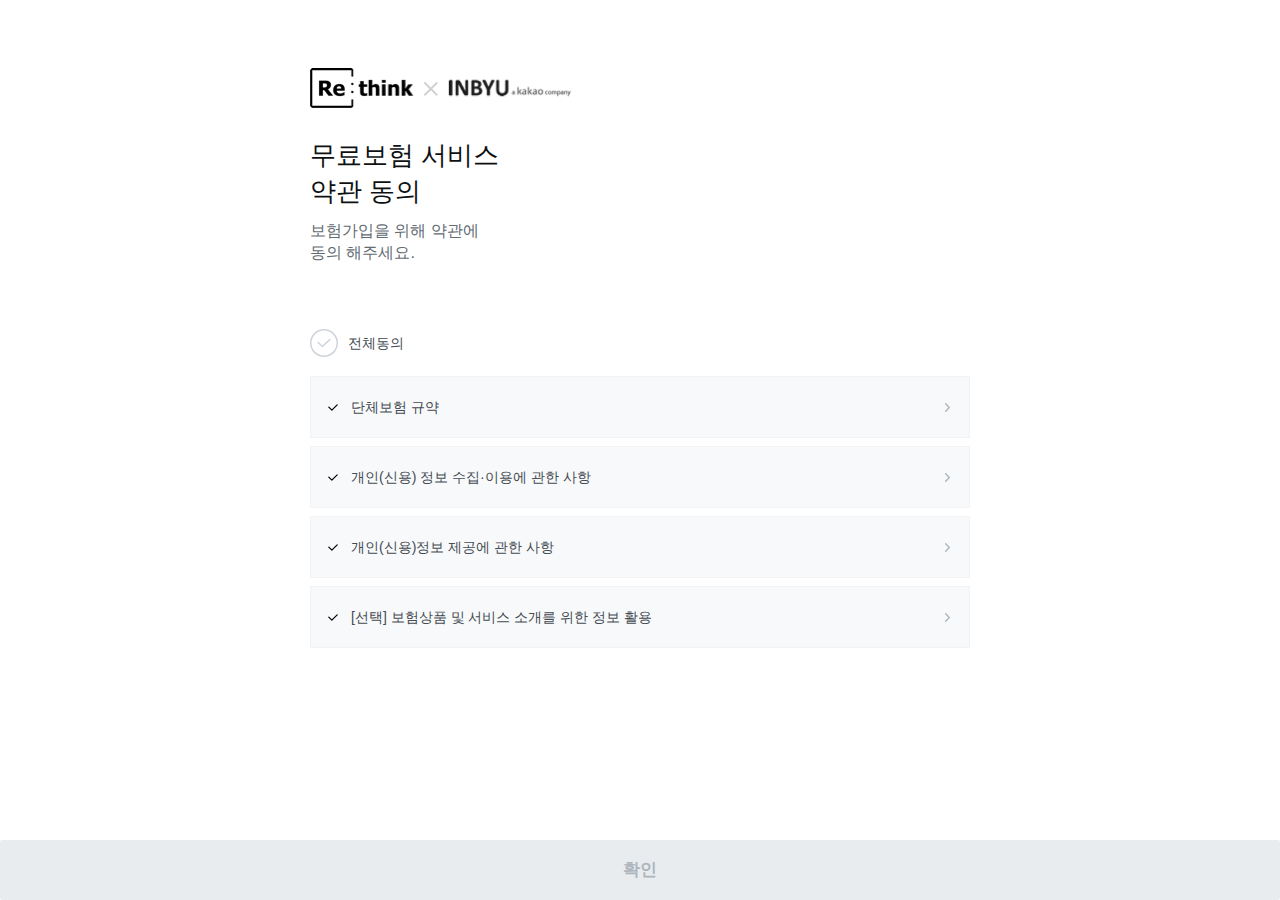
<file: index.html>
<html lang="ko">
    <head>
        <meta charset="utf-8">
        <meta content="website" property="og:type">
        <meta content="" property="og:site_name">
        <meta content="" property="og:url">
        <meta content="" property="og:title">
        <meta content="" property="og:description">
        <title>Re:think</title>
        <link rel="shortcut icon" href="" type="image/x-icon">        
        <meta name="viewport" content="user-scalable=no, initial-scale=1.0, maximum-scale=1.0, minimum-scale=1.0, width=device-width, height=device-height, minimal-ui">
        <meta name="apple-mobile-web-app-capable" content="yes">
        <meta name="format-detection" content="telephone=no">
        <link rel="stylesheet" type="text/css" href="./css/reset.css">
        <link rel="stylesheet" type="text/css" href="./css/common.css">
    </head>
    <body>
        <div class="wrap">
            <header class="header">
                <h1 class="logo"><img src="./images/h1_logo_2x.png" alt="Re think INBYU"
                         srcset="./images/h1_logo_2x.png 2x,
                                ./images/h1_logo_3x.png 3x"></h1>
                <h2 class="page-head">무료보험 서비스<br> 약관 동의</h2>
                <p>보험가입을 위해 약관에<br>동의 해주세요.</p>
            </header>
            <main class="content">
                <fieldset>
                    <dl class="section-terms_agree">
                        <dt><input type="checkbox" id="termAgreeAllCheckbox" class="all-check"><label for="termAgreeAllCheckbox">전체동의</label></dt>
                        <dd>
                            <ul>
                                <li><input type="checkbox" required id="termAgreeCheckbox2" class="eChk"><label for="termAgreeCheckbox2">단체보험 규약</label><a href="#layerTerm01" class="eLayer"> </a></li>
                                <li><input type="checkbox" required id="termAgreeCheckbox3" class="eChk"><label for="termAgreeCheckbox3">개인(신용) 정보 수집·이용에 관한 사항</label><a href="#layerTerm02" class="eLayer"> </a></li>
                                <li><input type="checkbox" required id="termAgreeCheckbox4" class="eChk"><label for="termAgreeCheckbox4">개인(신용)정보 제공에 관한 사항</label><a href="#layerTerm03" class="eLayer"> </a></li>
                                <li><input type="checkbox" id="termAgreeCheckbox5" class="eChk"><label for="termAgreeCheckbox5">[선택] 보험상품 및 서비스 소개를 위한 정보 활용</label><a href="#layerTerm04" class="eLayer"> </a></li>
                            </ul>
                        </dd>
                    </dl>
                </fieldset>
            </main>
            <footer class="footer">
                <button type="submit" class="btn btn-primary disabled" onclick="location.href='signup_form.html'">확인</button>
            </footer>
        </div>

        <section class="layer" id="layerTerm01">
            <div class="head-button">
                <a href="javascript:;" class="btn btn-close eClose"></a>
            </div>
            <div class="container">
                <div class="contents terms">
                    <h2>단체보험 규약</h2>
                    <h3> 제1조 목적 </h3>
                    <p>본 규약은 엘케이엠에스리미티드 주식회사(이하 “LKMS”)가 회원들의 단체보험서비스 이용에 관하여 LKMS와 회원간의 협약사항을 규정함을 그 목적으로 합니다.</p>

                    <h3> 제2조 내용 </h3>
                    <p>LKMS가 본 단체보험규약에 동의하고 가입한 회원에게 제공하는 무료 단체보험서비스의 종류는 급성심근경색진단비보험을 말합니다.

                    <h3>제3조 회원자격 </h3>
                    <ol>
                        <li>1) LKMS는 본 단체보험규약에 동의하고 가입한 자들을
                            회원으로 하여 보험가입을 위한 단체(상법 및 보험업
                            법상의 단체보험의 단체)를 구성하며, 보험가입에 동
                            의한 각 회원들을 피보험자로 하여 급성심근경색진단
                            비보험을 체결합니다.</li>
                        <li>2) 본 규약에 동의한 회원은 이 규약의 당사자가 됩니다.</li>
                        <li>3) 회원은 LKMS가 요구하는 개인정보를 입력하고 본
                            규약에 대하여 동의 여부를 묻는 박스를 클릭하여 체
                            크표시를 함으로써 급성심근경색진단비보험의 피보
                            험자가 될 수 있는 회원자격을 얻게 됩니다.</li>
                        <li> 4) 보험계약에 따른 세부내용은 보험사가 제공하는 보
                            험약관에 따르며 본 약관에 정하지 않은 사항은
                            LKMS가 보험사와 정한 약정에 따릅니다.</li>
                    </ol>

                    <h3>제4조 단체보험의 가입</h3>
                    <ol>
                        <li>1) LKMS는 회원을 위하여 계약자로서 보험사와 단체계약을 체결할 수 있습니다.</li>
                        <li>2) 회원은 동의 절차를 거쳐 가입 신청을 합니다.</li>
                        <li>3) 회원은 본 규약 및 보통약관, 제휴 플랫폼의 상품안내사항을 충분히 읽고 숙지한 후 가입 신청을 하며 요구하는 동의사항에 대해서 성실히 답합니다.</li>
                        <li>4) 회원은 LKMS를 계약자로 회원을 피보험자로 하는 급성심근경색진단비보험계약을 체결함에 있어 보험회사와 “LKMS”간 협정에 급성심근경색진단비보험을 체결하는 것에 대해 동의 합니다.</li>
                        <li>5) LKMS는 급성심근경색진단비보험 계약자로서 보험의 가입, 유지, 회원(피보험자) 관리 등에 필요한 제반 업무 및 단체 회원 관리 업무를 인바이유㈜에 위임합니다.</li>
                    </ol>

                    <h3>제5조 기타사항</h3>
                    <ol>
                        <li>1) LKMS는 기존 서비스의 변경, 새로운 서비스 출시, 법령의 개폐, 회원요구 사항이 있어 본 규약을 변경할 필요가 있는 경우 회원들을 위하여 이 규약을 즉시 변경 합니다. 그리고 변경된 규약은 즉시 효력을 발휘합니다.</li>
                        <li>2) LKMS는 급성심근경색진단비보험가입 등 규약에 직접적으로 영향을 받는 서비스를 이용하는 회원에게는 규약적용에 부 동의 하는지 의견을 구합니다. 이때 규약에 부 동의 하는 회원은 해당 서비스를 이용하지 않거나 회원탈퇴를 할 수 있습니다.</li>
                    </ol>
                </div>
            </div>
            <footer class="footer">
                <a href="javascript:;" class="btn btn-secondary eClose">닫기</a>
            </footer>
        </section>

        <section class="layer" id="layerTerm02">
            <div class="head-button">
                <a href="javascript:;" class="btn btn-close eClose"></a>
            </div>
            <div class="container">
                <div class="contents terms">
                    <h2>개인(신용)정보 수집·이용에 관한 사항</h2>
                    <p>인바이유㈜는 개인정보보호법 및 신용정보의 이용 및 보호에 관한 법률에 따라 귀하의 개인(신용) 정보를 다음과 같이 수집, 이용하고자 하며 귀하의 동의가 필요합니다.</p>
                    <ul>
                        <li>*본 동의는 계약체결에 필수적이지 않으며, 동의 하셨더라도 언제든 철회 가능합니다.</li>
                        <li>*개인(신용)정보의 수집•이용에 대한 동의를 거부하실 수 있으며 다만, 동의하지 않은 경우 본 보험서비스를 제공 받을 수 없습니다.</li>
                    </ul>

                    <h3>▣. 개인(신용)정보의 수집 및 이용 목적</h3>
                    <ul>
                        <li>• 보험서비스 가입 및 유지•관리</li>
                        <li>• 마케팅 및 광고에 활용<strong></strong><p>:보험상품 및 서비스 제공, 이벤트 및 광고성 정보를 전화, 이메일, 문자 등으로 제공</p></li>
                    </ul>

                    <h3>▣. 수집하는 개인(신용)정보 항목</h3>
                    <p>성명, 고유식별정보, 휴대폰번호, 이메일정보, 보험계약정보</p>
                    <ul>
                        <li>• 고유식별정보는 개인정보보호법 제24조에 규정된(주민등록번호, 여권번호, 운전면허번호, 외국인등록번호)를 의미합니다.</li>
                    </ul>

                    <h3>▣. 고유식별정보제공동의 여부</h3>
                    <p>위 동의 목적으로 본인의 고유 식별정보를 수집 및 이용 하는 것에 동의합니다.</p>

                    <h3>▣. 개인(신용)정보의 보유·이용 기간</h3>
                    <p>개인(신용)정보, 수집·이용 동의일로부터 거래종료 후 5년까지 보유·이용 (단, 거래종료 후 5년이 경과한 후에는 보험금 지급, 금융사고 조사, 보험사기 방지·적발, 민원처리 등 법령상 의무이행을 위한 경우에 한하여 보유·이용하며, 별도 보관)</p>
                </div>
            </div>
            <footer class="footer">
                <a href="javascript:;" class="btn btn-secondary eClose">닫기</a>
            </footer>
        </section>

        <section class="layer" id="layerTerm03">
            <div class="head-button">
                <a href="javascript:;" class="btn btn-close eClose"></a>
            </div>
            <div class="container">
                <div class="contents terms">
                    <h2>개인(신용)정보의 제공에 관한 사항</h2>
                    <p>인바이유㈜는 개인정보보호법 및 신용정보의 제공 및 보호에 관한 법률에 따라 귀하의 개인(신용)정보를 다음과 같이 제3자에게 제공하고자 하며 귀하의 동의가 필요합니다.</p>
                    <ul>
                        <li>*본 동의는 계약체결에 필수적이지 않으며, 동의 하셨더라도 언제든 철회 가능합니다.</li>
                        <li>*개인(신용)정보의 제공에 대한 동의를 거부하실 수 있으며 다만, 동의하지 않은 경우 본 보험서비스를 제공 받을 수 없습니다.</li>
                    </ul>

                    <h3>▣. 개인(신용)정보를 제공받는 자 </h3>
                    <p>현대해상화재보험㈜</p>

                    <h3>▣. 개인(신용)정보를 제공받는 자의 이용목적</h3>
                    <p>보험가입서비스 제공</p>

                    <h3>▣. 제공하는 개인(신용)정보의 항목</h3>
                    <strong>성명, 고유식별정보, 휴대폰번호, 이메일정보, 보험계약정보</strong>
                    <p>• 고유식별정보는 개인정보보호법 제24조에 규정된(주민등록번호, 여권번호, 운전면허번호, 외국인등록번호)를 의미합니다.</p>

                    <h3>▣. 고유식별정보제공동의 여부</h3>
                    <p>위 동의 목적으로 본인의 고유 식별정보를 제공하는 것에 동의합니다.</p>

                    <h3>▣. 보유 및 이용기간</h3>
                    <p>제공 동의일로부터 개인(신용)정보를 제공받는 자의 목적을 달성할 때까지(최대 거래종료일로부터 5년) 단, 거래종료 후 5년이 경과한 후에는 보험금 지급, 금융사고 조사, 보험사기 방지·적발, 민원처리, 법령상 의무이행을 위한 경우에 한하여 보유·이용하며, 별도 보관</p>
                </div>
            </div>
            <footer class="footer">
                <a href="javascript:;" class="btn btn-secondary eClose">닫기</a>
            </footer>
        </section>

        <section class="layer" id="layerTerm04">
            <div class="head-button">
                <a href="javascript:;" class="btn btn-close eClose"></a>
            </div>
            <div class="container">
                <div class="contents terms">
                    <h2>보험상품 및 서비스 소개를 위한 정보 활용 동의</h2>
                    <p>인바이유 주식회사는 「개인정보보호법」 및  「신용정보의 이용 및 보호에 관한 법률」에 따라 당사 보험상품 및 서비스 소개, 홍보 등을 위하여 귀하의 개인(신용)정보를 다음과 같이 수집·이용하고자 합니다.</p>
                    <p>*본 동의는 계약체결에 필수적이지 않으며, 동의 하셨더라도 언제든 철회 가능합니다.</p>

                    <h3>▣. 수집항목</h3>
                    <p>이름, 성별, 생년월일, 휴대폰번호, 이메일정보, 보험계약정보 </p>

                    <h3>▣. 제공 받는 자</h3>
                    <p>인바이유(주)로부터 보험상품 및 서비스 소개, 홍보를 위탁 받은 자</p>

                    <h3>▣. 수집·제공 목적</h3>
                    <p>보험상품 및 서비스 상담신청에 대한 응대, 우편·전화· 인터넷 등을 통한 보험상품 및 서비스에 대한 유익한 정보의 제공, 소개 및 가입 권유, 제공 안내, 이벤트· 행사의 안내 등 회사의 정상적인 영업에 관계된 행위</p>

                    <h3>▣. 보유·이용 기간</h3>
                    <ul>
                        <li>- 동의일로부터 3년</li>
                        <li>- “다른 법령에 따라 보존하여야 하는 경우” 또는 “별도의 동의를 받은 경우” 보유 및 이용 기간이 경과한 개인정보를 파기하지 아니하고 보존할 수 있습니다.</li>
                    </ul>
                </div>
            </div>
            <footer class="footer">
                <a href="javascript:;" class="btn btn-secondary eClose">닫기</a>
            </footer>
        </section>

        <script
                src="https://code.jquery.com/jquery-3.5.1.min.js"
                integrity="sha256-9/aliU8dGd2tb6OSsuzixeV4y/faTqgFtohetphbbj0="
                crossorigin="anonymous"></script>
        <script>
            $( document ).ready(function() {
                let all = $('.section-terms_agree');
                $('#termAgreeAllCheckbox').on('click' , function () {
                    if (this.checked) {
                        $(':checkbox').prop('checked', true);
                        $('.btn-primary').removeClass('disabled');
                    }else {
                        $(':checkbox').prop('checked', false);
                        $('.btn-primary').addClass('disabled');
                    }
                });

                  $(':checkbox:not(:first)', all).on('click', function(){
                      let allCheck = $(":checkbox:not(:first)", all);
                      let allCnt = $(":checkbox:not(:first)", all).length;
                      let checkedCnt = $(":checkbox:not(:first)", all).filter(":checked").length;
                      let requiredCheck = $(":checkbox:not(:first)", all).filter(":visible[required]");
                    let  count = 0;

                    $.each(requiredCheck, function(index, checkbox) {
                        console.log(checkbox);
                        let checked = $(checkbox).prop('checked');
                        count = checked ? count+= 1 : count;

                         if (requiredCheck.length === count) {
                            $('.btn-primary').removeClass('disabled');
                         } else {
                            $('.btn-primary').addClass('disabled');
                         }
                    });

                  if(allCnt === checkedCnt) {
                      $(':checkbox:first', all).prop('checked', true);
                  }
                  else{
                      $(':checkbox:first', all).prop('checked', false);
                  }

                  });
                
                $('body').on('click', '.eLayer', function (e) {
                    let targetLayer = $($(e.currentTarget).attr("href"));

                    $("body").addClass("overlay");
                    $(targetLayer).fadeIn();
                    e.preventDefault();
                });

                $('body').on('click', '.layer .eClose', function (e) {
                    let findParent = $(this).parents('.layer');
                    console.log('11111111111', findParent);

                    $("body").removeClass("overlay");
                    findParent.fadeOut();
                    e.preventDefault();
                });

            });
        </script>
    </body>
</html>
</file>
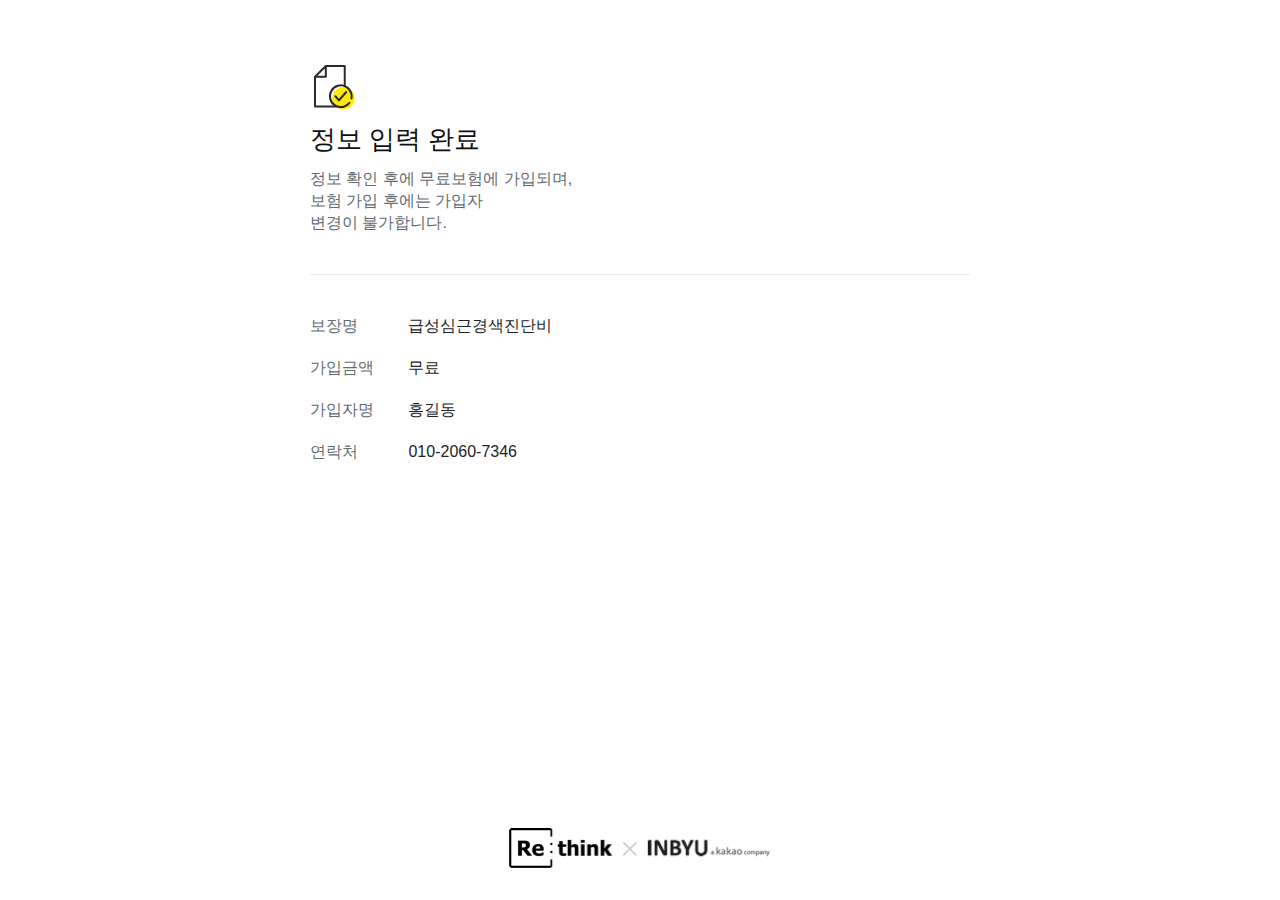
<file: complete.html>
<html lang="ko">
    <head>
        <meta charset="utf-8">
        <meta content="website" property="og:type">
        <meta content="" property="og:site_name">
        <meta content="" property="og:url">
        <meta content="" property="og:title">
        <meta content="" property="og:description">
        <title>Re:think</title>
        <link rel="shortcut icon" href="" type="image/x-icon">        
        <meta name="viewport" content="user-scalable=no, initial-scale=1.0, maximum-scale=1.0, minimum-scale=1.0, width=device-width, height=device-height, minimal-ui">
        <meta name="apple-mobile-web-app-capable" content="yes">
        <meta name="format-detection" content="telephone=no">
        <link rel="stylesheet" type="text/css" href="./css/reset.css">
        <link rel="stylesheet" type="text/css" href="./css/common.css">
    </head>
    <body>
        <div class="wrap">
            <header class="header">
                <h1 class="page-head complete">정보 입력 완료</h1>
                <p>정보 확인 후에 무료보험에 가입되며,<br>
                    보험 가입 후에는 가입자<br>
                    변경이 불가합니다.</p>
            </header>
            <main class="content">
                <ul class="section-complete">
                   <li>
                       <span>보장명</span>
                       <strong>급성심근경색진단비</strong>
                   </li>
                    <li>
                        <span>가입금액</span>
                        <strong>무료</strong>
                    </li>
                    <li>
                        <span>가입자명</span>
                        <strong>홍길동</strong>
                    </li>
                    <li>
                        <span>연락처</span>
                        <strong>010-2060-7346</strong>
                    </li>
                </ul>
            </main>
            <footer class="footer">
                <div class="logo"><img src="./images/h1_logo_2x.png" alt="Re think INBYU"
                     srcset="./images/h1_logo_2x.png 2x,
                                ./images/h1_logo_3x.png 3x"></div>
            </footer>
        </div>
    </body>
</html>
</file>
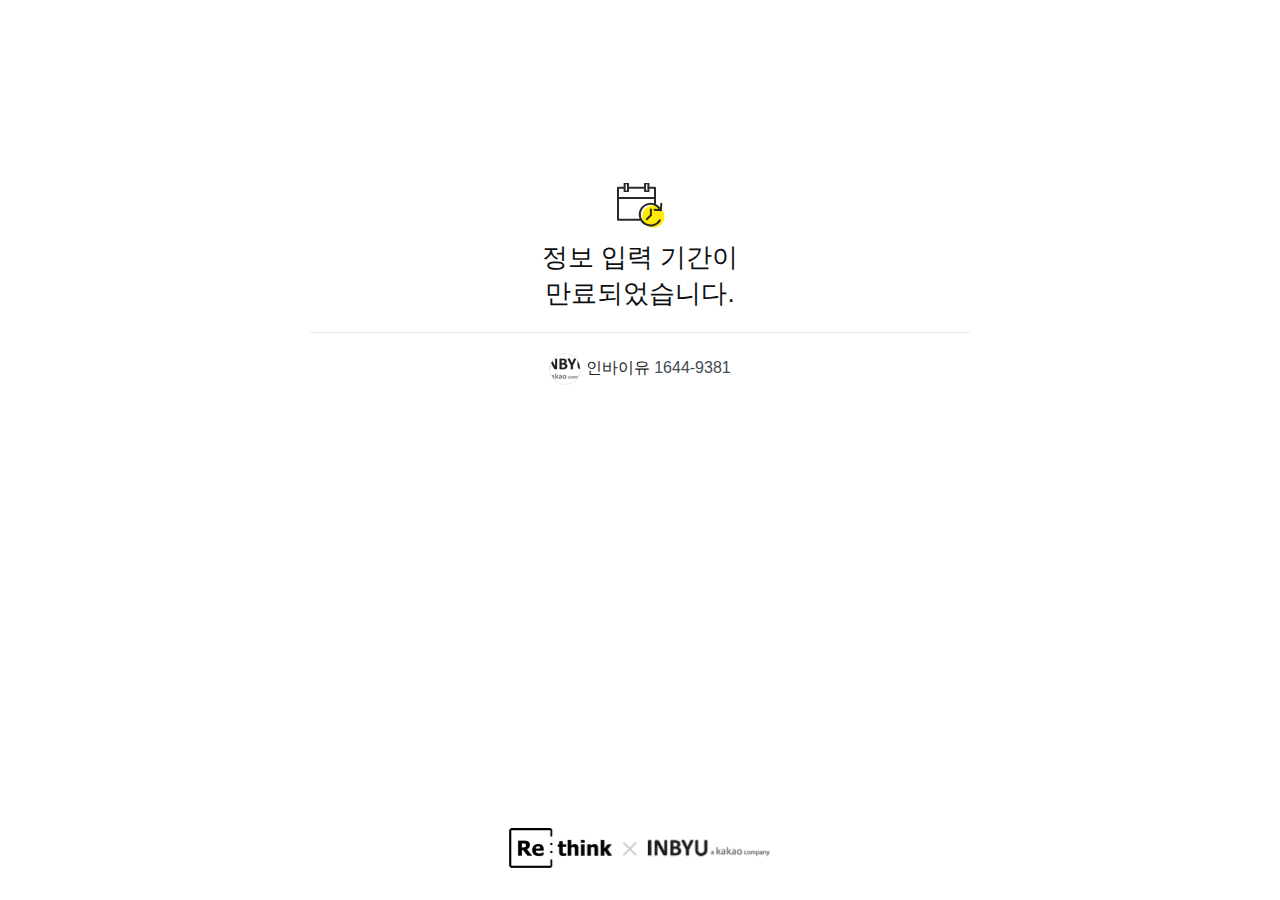
<file: expired.html>
<html lang="ko">
    <head>
        <meta charset="utf-8">
        <meta content="website" property="og:type">
        <meta content="" property="og:site_name">
        <meta content="" property="og:url">
        <meta content="" property="og:title">
        <meta content="" property="og:description">
        <title>Re:think</title>
        <link rel="shortcut icon" href="" type="image/x-icon">        
        <meta name="viewport" content="user-scalable=no, initial-scale=1.0, maximum-scale=1.0, minimum-scale=1.0, width=device-width, height=device-height, minimal-ui">
        <meta name="apple-mobile-web-app-capable" content="yes">
        <meta name="format-detection" content="telephone=no">
        <link rel="stylesheet" type="text/css" href="./css/reset.css">
        <link rel="stylesheet" type="text/css" href="./css/common.css">
    </head>
    <body>
        <div class="wrap">
            <main class="content content-expired">
                <h1 class="page-head">정보 입력 기간이<br> 만료되었습니다.</h1>
                <div class="inbyu">
                    <span><img src="./images/img_logo_2x.png" alt="INBYU"
                               srcset="./images/img_logo_2x.png 2x,
                                ./images/img_logo_3x.png 3x"></span>
                    <em>인바이유</em>
                    <a href="tel:16449381">1644-9381</a>
                </div>
            </main>
            <footer class="footer">
                <div class="logo"><img src="./images/h1_logo_2x.png" alt="Re think INBYU"
                     srcset="./images/h1_logo_2x.png 2x,
                                ./images/h1_logo_3x.png 3x"></div>
            </footer>
        </div>
    </body>
</html>
</file>
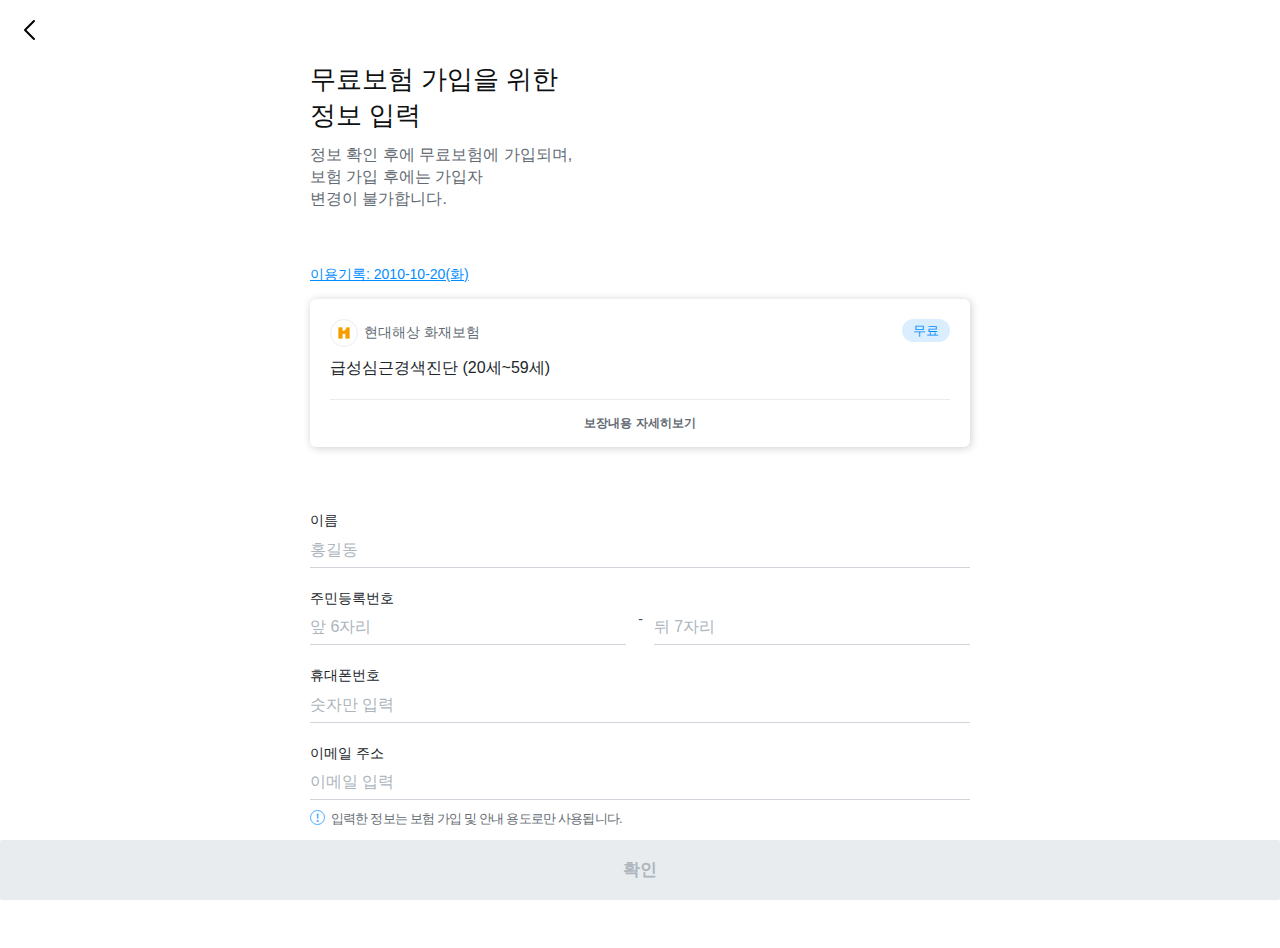
<file: signup_form.html>
<!DOCTYPE HTML>
<html lang="ko">
    <head>
        <meta charset="utf-8">
        <meta content="website" property="og:type">
        <meta content="" property="og:site_name">
        <meta content="" property="og:url">
        <meta content="" property="og:title">
        <meta content="" property="og:description">
        <title>Re:think</title>
        <link rel="shortcut icon" href="" type="image/x-icon">        
        <meta name="viewport" content="user-scalable=no, initial-scale=1.0, maximum-scale=1.0, minimum-scale=1.0, width=device-width, height=device-height, minimal-ui">
        <meta name="apple-mobile-web-app-capable" content="yes">
        <meta name="format-detection" content="telephone=no">
        <link rel="stylesheet" type="text/css" href="./css/reset.css">
        <link rel="stylesheet" type="text/css" href="./css/common.css">
    </head>
    <body>
        <div class="wrap">
            <div class="head-button">
                <a href="javascript:history.back();" class="btn btn-back"></a>
            </div>
            <header class="header">
                <h1 class="page-head">무료보험 가입을 위한<br> 정보 입력</h1>
                <p>정보 확인 후에 무료보험에 가입되며,<br>
                    보험 가입 후에는 가입자<br>
                    변경이 불가합니다.</p>
            </header>
            <main class="content">
                <a href="#layerUsage" class="eLayer text-link">이용기록: 2010-10-20(화)</a>
                <section class="insurance-info">
                    <h2 class="hyundai">현대해상 화재보험</h2>
                    <p>급성심근경색진단 (20세~59세)</p>
                    <strong>무료</strong>
                    <a href="#layerDetails" class="eLayer">보장내용 자세히보기</a>
                </section>
                <fieldset>
                    <ul class="section-signup_form">
                        <li>
                            <strong>이름</strong>
                            <div><input type="text" placeholder="홍길동"></div>
                        </li>
                        <li class="resident-number">
                            <strong>주민등록번호</strong>
                            <div><input type="number" pattern="[0-9]*" inputmode="numeric" maxlength="6" placeholder="앞 6자리"><span>-</span><input type="number" pattern="[0-9]*" inputmode="numeric" maxlength="7" placeholder="뒤 7자리" class="security"></div>
                        </li>
                        <li>
                            <strong>휴대폰번호</strong>
                            <div><input type="number" pattern="[0-9]*" inputmode="numeric" maxlength="11" placeholder="숫자만 입력"></div>
                        </li>
                        <li>
                            <strong>이메일 주소</strong>
                            <div><input type="email" placeholder="이메일 입력"></div>
                        </li>
                    </ul>
                </fieldset>
                <p class="text-info">입력한 정보는 보험 가입 및 안내 용도로만 사용됩니다.</p>
            </main>
            <footer class="footer">
                <button type="submit" class="btn btn-primary disabled" onclick="location.href='complete.html'">확인</a>
            </footer>
        </div>

        <section class="layer" id="layerDetails">
            <div class="head-button">
                <a href="#" class="btn btn-close eClose"></a>
            </div>
            <div class="container">
                <h2>보장내역 상세보기</h2>
                <div class="contents">
                    <h3>보장 및 보험 조건</h3>
                    <div class="table">
                        <table>
                            <thead>
                                <tr>
                                    <th scope="col">보장</th>
                                    <th scope="col">1인당 보상한도액</th>
                                </tr>
                            </thead>
                            <tbody>
                                <tr>
                                    <td>급성심근경색진단비</td>
                                    <td>2,000,000원</td>
                                </tr>
                            </tbody>
                        </table>
                    </div>
                    <p class="text-info">보상하는 의료비는 동비용을 보장하는 다수의 보험계약이
                        체결되어 있는 경우 약관에 따라 비례하여 보상합니다.
                        다만, 이미 가입된 보험계약에서 보상한 금액이 본인이 부담한 의료비를 초과하였을때에는 보험금이 지급되지 아니할 수 있습니다.</p>
                </div>
            </div>
            <footer class="footer">
                <a href="#" class="btn btn-secondary eClose">닫기</a>
            </footer>
        </section>


        <script
                src="https://code.jquery.com/jquery-3.5.1.min.js"
                integrity="sha256-9/aliU8dGd2tb6OSsuzixeV4y/faTqgFtohetphbbj0="
                crossorigin="anonymous"></script>
        <script>
            $( document ).ready(function() {
                $('body').on('click', '.eLayer', function (e) {
                    let targetLayer = $($(e.currentTarget).attr("href"));

                    $("body").addClass("overlay");
                    $(targetLayer).fadeIn();
                    e.preventDefault();
                });

                $('body').on('click', '.layer .eClose', function (e) {
                    let findParent = $(this).parents('.layer');
                    console.log('11111111111', findParent);

                    $("body").removeClass("overlay");
                    findParent.fadeOut();
                    e.preventDefault();
                });

            });
        </script>
    </body>
</html>
</file>
<file: css/common.css>
body.overlay {
  overflow: hidden;
  height: 100%; }

.wrap {
  overflow: hidden;
  margin: 0 auto;
  min-width: 320px;
  max-width: 720px;
  padding-top: 52px;
  padding-right: constant(safe-area-inset-right);
  padding-left: constant(safe-area-inset-left);
  padding-right: env(safe-area-inset-right);
  padding-left: env(safe-area-inset-left);
  padding-bottom: 60px;
  line-height: 1.38; }
  .wrap .head-button {
    z-index: 20;
    position: fixed;
    top: 0;
    left: 0;
    right: 0;
    padding: 18px 18px 10px;
    height: 24px;
    background: #fff; }
  .wrap .content {
    padding: 40px 30px 60px; }
    .wrap .content.content-expired {
      padding-top: 128px;
      padding-bottom: 0; }
  .wrap .footer {
    z-index: 20;
    position: fixed;
    left: 0;
    bottom: 0;
    bottom: constant(safe-area-inset-bottom);
    bottom: env(safe-area-inset-bottom);
    width: 100%; }
    .wrap .footer .logo {
      padding-bottom: 32px;
      text-align: center; }

.header {
  padding: 0 30px; }
  .header .logo {
    margin-bottom: 30px;
    padding-top: 16px; }
  .header p {
    margin-top: 10px;
    font-size: 16px;
    color: #636b73; }

.page-head {
  font-size: 26px;
  color: #0e1012;
  font-weight: 500;
  line-height: 1.38; }

h1.page-head {
  padding-top: 10px; }
  h1.page-head.complete::before {
    content: '';
    display: block;
    margin-bottom: 10px;
    width: 50px;
    height: 50px;
    background: url("../images/ico_complete.svg") no-repeat left;
    background-size: cover; }

input[type="checkbox"] {
  position: absolute;
  overflow: hidden;
  clip: rect(0 0 0 0);
  margin: -1px;
  width: 1px;
  height: 1px;
  border: 0 !important;
  outline-style: none;
  caret-color: #ffeb00; }
  input[type="checkbox"] + label {
    display: block;
    padding-left: 23px;
    background-image: url("../images/ico_chk_sm.svg");
    background-repeat: no-repeat;
    background-position: 0 center;
    background-size: 10px auto; }
  input[type="checkbox"]:checked + label {
    background-image: url("../images/ico_chk_sm_on.svg"); }
  input[type="checkbox"].all-check + label {
    padding-left: 38px;
    line-height: 38px;
    background-image: url("../images/ico_chk.svg");
    background-size: 28px auto; }
  input[type="checkbox"].all-check:checked + label {
    background-image: url("../images/ico_chk_on.svg"); }

input[type="text"],
input[type="password"],
input[type="email"],
input[type="number"] {
  padding: 6px 0;
  font-size: 16px;
  color: #636b73;
  line-height: 1.38;
  border: solid #ced4da;
  border-width: 0 0 1px 0; }
  input[type="text"]::placeholder,
  input[type="password"]::placeholder,
  input[type="email"]::placeholder,
  input[type="number"]::placeholder {
    color: #adb5bd; }
  input.security {
    -webkit-text-security:disc;
  }

.btn {
  display: inline-block;
  text-align: center; }
  .btn-back {
    width: 24px;
    height: 24px;
    background-image: url("../images/btn_back.svg");
    background-repeat: no-repeat;
    background-position: center;
    background-size: cover; }
  .btn-close {
    width: 24px;
    height: 24px;
    background-image: url("../images/btn_close.svg");
    background-repeat: no-repeat;
    background-position: center;
    background-size: cover; }
  .btn-primary {
    width: 100%;
    height: 60px;
    line-height: 60px;
    font-size: 17px;
    color: #0e1012;
    font-weight: 700;
    background: #ffeb00;
    border-radius: 2px; }
    .btn-primary.disabled {
      color: #adb5bd;
      background: #e9ecef; }
  .btn-secondary {
    width: 100%;
    height: 60px;
    line-height: 60px;
    font-size: 17px;
    color: #fff;
    font-weight: 700;
    background: #636b73;
    border-radius: 2px; }

.text-info {
  position: relative;
  margin-top: 10px;
  padding-left: 21px;
  font-size: 13px;
  color: #636b73;
  letter-spacing: -0.8px;
  word-break: keep-all; }
  .text-info::before {
    content: '';
    position: absolute;
    top: 0;
    left: 0;
    display: block;
    width: 15px;
    height: 15px;
    vertical-align: middle;
    background: url("../images/ico_text_info.svg") no-repeat center;
    background-size: cover; }
.text-link {
  display: block;
  margin: 15px 0;
  color: #008dff;
  text-decoration: underline;
}

.section-terms_agree {
  padding: 20px 0 0; }
  .section-terms_agree ul {
    margin-top: 14px; }
  .section-terms_agree li {
    position: relative;
    padding: 20px 40px 20px 17px;
    line-height: 1.43;
    word-break: keep-all;
    border: 1px solid #f1f3f5;
    background: #f8f9fa; }
    .section-terms_agree li + li {
      margin-top: 8px; }
    .section-terms_agree li a {
      position: absolute;
      top: 50%;
      right: 10px;
      display: inline-block;
      margin-top: -30px;
      width: 24px;
      height: 60px;
      background-image: url("../images/ico_arrow_link.svg");
      background-repeat: no-repeat;
      background-position: center;
      background-size: 5px auto; }
.section-signup_form {
  margin-top: 63px; }
  .section-signup_form li + li {
    margin-top: 20px; }
  .section-signup_form li.resident-number div {
    display: flex; }
    .section-signup_form li.resident-number div span {
      margin: 0 11px 0 12px; }
  .section-signup_form strong {
    color: #212529;
    font-weight: 400;
    line-height: 1.43; }
  .section-signup_form div {
    margin-top: 2px; }
    .section-signup_form div input {
      width: 100%; }
.section-complete {
  padding-top: 40px;
  font-size: 16px;
  border-top: 1px solid #e9ecef; }
  .section-complete li + li {
    margin-top: 20px; }
  .section-complete span {
    display: inline-block;
    margin-right: 30px;
    width: 64px;
    color: #636b73; }
  .section-complete strong {
    color: #212529;
    font-weight: 400; }

.insurance-info {
  position: relative;
  padding: 20px 20px 0;
  background: #fff;
  border-radius: 6px;
  box-shadow: 1px 1px 8px 0 rgba(0, 0, 0, 0.2); }
  .insurance-info h2 {
    font-size: 14px;
    color: #636b73;
    font-weight: 400;
    line-height: 1.43; }
    .insurance-info h2.hyundai::before {
      content: '';
      display: inline-block;
      margin: 0 6px 0 0;
      width: 26px;
      height: 26px;
      vertical-align: middle;
      border: 1px solid #e9ecef;
      border-radius: 50%;
      background: url("../images/img_logo_hyundai.png") no-repeat center;
      background-size: 16px auto; }
  .insurance-info p {
    margin-top: 10px;
    font-size: 16px;
    color: #212529;
    font-weight: 500; }
  .insurance-info strong {
    position: absolute;
    top: 20px;
    right: 20px;
    width: 48px;
    height: 23px;
    font-size: 13px;
    color: #008dff;
    font-weight: 500;
    line-height: 23px;
    text-align: center;
    background: rgba(72, 172, 255, 0.2);
    border-radius: 15px; }
  .insurance-info a {
    display: block;
    margin-top: 20px;
    padding: 13px 0 14px;
    font-size: 12px;
    color: #636b73;
    font-weight: 700;
    line-height: 1.67;
    text-align: center;
    border-top: 1px solid #e9ecef; }

.content-expired {
  text-align: center; }
  .content-expired .page-head {
    padding-top: 0; }
    .content-expired .page-head::before {
      content: '';
      display: block;
      margin: 0 auto 10px;
      width: 50px;
      height: 50px;
      background: url("../images/ico_expired.svg") no-repeat left;
      background-size: cover; }
  .content-expired .inbyu {
    margin-top: 20px;
    padding-top: 20px;
    font-size: 16px;
    color: #212529;
    border-top: 1px solid #e9ecef; }
    .content-expired .inbyu span {
      overflow: hidden;
      display: inline-flex;
      justify-content: center;
      align-items: center;
      width: 30px;
      height: 30px;
      vertical-align: middle;
      border: 1px solid #e9ecef;
      border-radius: 50%; }

.layer {
  display: none;
  z-index: 100;
  position: fixed;
  top: 0;
  left: 0;
  right: 0;
  bottom: 0;
  background: #fff; }
  .layer .head-button {
    z-index: 20;
    padding: 18px 18px 10px;
    height: 24px;
    text-align: right;
    background: #fff; }
  .layer .container {
    overflow-y: auto;
    padding: 40px 30px 90px;
    height: calc(100% - (constant(safe-area-inset-bottom) + 52px + 70px + 60px));
    height: calc(100% - (env(safe-area-inset-bottom) + 52px + 70px + 60px)); }
    .layer .container h2 {
      margin-bottom: 20px;
      font-size: 20px;
      color: #0e1012;
      font-weight: 500;
      line-height: 1.5; }
  .layer .contents {
    line-height: 1.43; }
    .layer .contents.terms h3 {
      margin-top: 20px;
      font-size: inherit;
      font-weight: 400; }
    .layer .contents h3 {
      font-size: 16px;
      color: #212529;
      font-weight: 400;
      line-height: 1.25; }
    .layer .contents .table {
      margin-top: 20px;
      border-bottom: 1px solid #ced4da; }
      .layer .contents .table table {
        table-layout: fixed;
        width: 100%;
        line-height: 1.43;
        border-collapse: collapse; }
      .layer .contents .table th, .layer .contents .table td {
        padding: 10px 10px 8px;
        text-align: center;
        border-top: 1px solid #ced4da; }
      .layer .contents .table th {
        background: #f1f3f5; }
      .layer .contents .table th + th, .layer .contents .table td + td {
        border-left: 1px solid #ced4da; }
  .layer .footer {
    z-index: 110;
    position: fixed;
    bottom: 0;
    left: 0;
    right: 0;
    padding-bottom: constant(safe-area-inset-bottom);
    padding-bottom: env(safe-area-inset-bottom);
    width: 100%; }

/*# sourceMappingURL=common.css.map */
</file>
